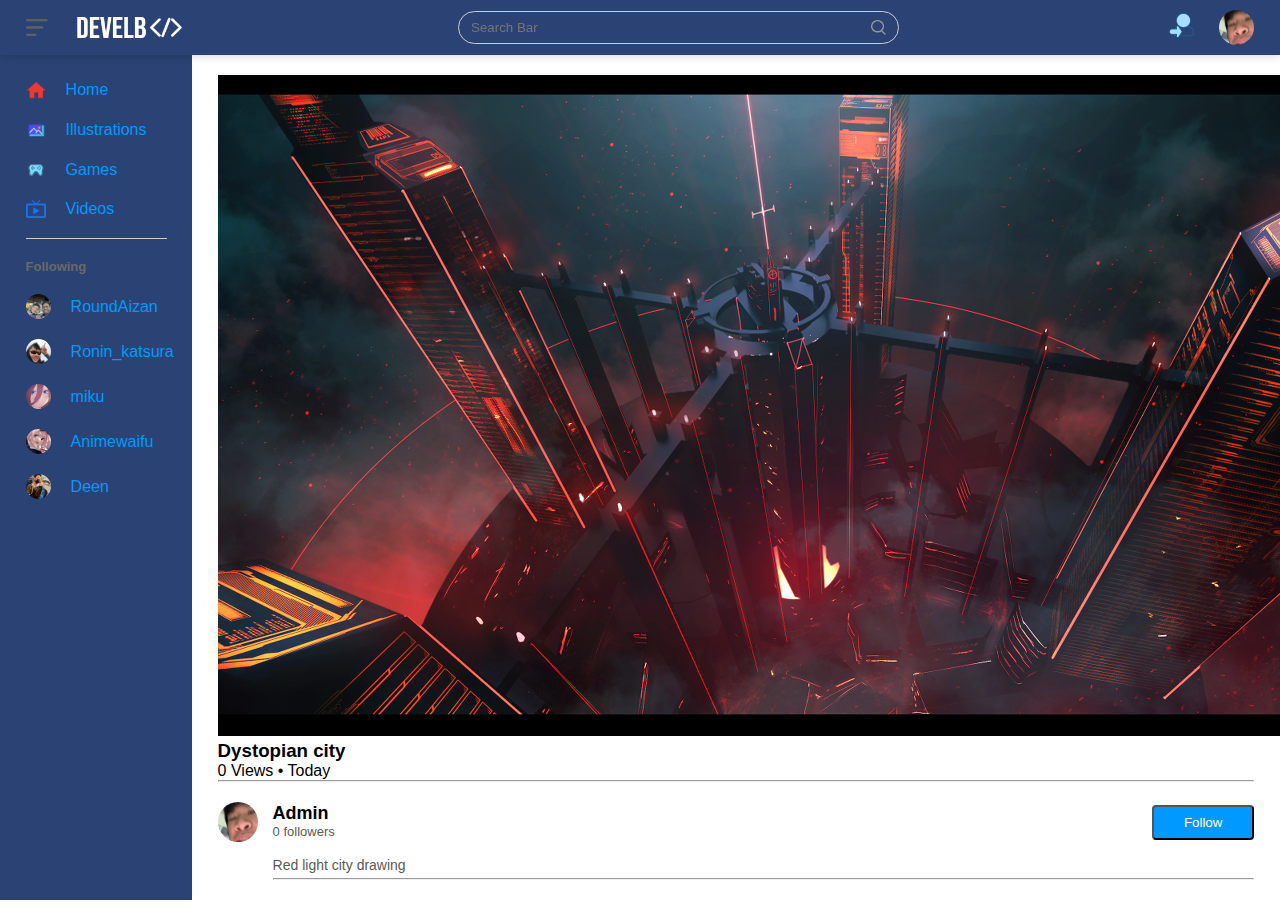
<file: artwork-display.html>
<!DOCTYPE html>
<html lang="en">
<head>
    <meta charset="UTF-8">
    <meta http-equiv="X-UA-Compatible" content="IE=edge">
    <meta name="viewport" content="width=device-width, initial-scale=1.0">
    <title>Develb</title>
    <link rel="stylesheet" href="style.css">
</head>
<body>

    <nav class="flex-div">
        <div class="navigation-left flex-div">
            <img src="images/menu.png" class="icon-men">
            <img src="images/develblogo.png" class="develblogo">
        </div>
        <div class="navigation-middle flex-div">
            <div class="search-bar flex-div">
                <input type="text" placeholder="Search Bar">
                <img src="images/search.png" class="icon-search">
            </div>
            
        
        </div>
        <div class="navigation-right flex-div">
            <a href="login-page.html" onclick="return true"><img src="images/icons8-login-50.png"></a>
            <img src="images/jmanpfp.png" class="icon-pfp">
            
        </div>
    </nav>

    <div class="sidebar">
        <div class="shortcut-links">
            <a href="index.html"><img src="images/home.png"><p>Home</p></a>
            <a href="Illustration.html"><img src="images/icons8-picture-50.png"><p>Illustrations</p></a>
            <a href=""><img src="images/icons8-game-50-2.png"><p>Games</p></a>
            <a href="Videos.html"><img src="images/watch.png"><p>Videos</p></a>
            <hr>
    </div>
    <div class="Following">
        <h3>Following</h3>
        <a href="profile-page.html"><img src="images/RoundAizan.jpg.png"><p>RoundAizan</p></a>
        <a href="profile-page.html"><img src="images/goofyahh.png"><p>Ronin_katsura</p></a>
        <a href="profile-page.html"><img src="images/miku.png"><p>miku</p></a>
        <a href="profile-page.html"><img src="images/chikapfp.png"><p>Animewaifu</p></a>
        <a href="profile-page.html"><img src="images/deen.png"><p>Deen</p></a>
    </div>
</div>
<div class="container">
    <div class="post">
        <img src="images/cityv2.png">
    </img>
    </div>
    <h3>Dystopian city</h3>
    <div class="view-video-information">
        <p>0 Views &bull; Today</p>
        <div>
            
        </div>
    </div>
    <hr>
    <div class="publisher">
        <img src="images/jmanpfp.png">
        <div>
            <p>Admin</p>
            <span>0 followers</span>
        </div>
        <button type="button">Follow</button>
    </div>
    <div class="description">
        <p>Red light city drawing</p>
        <hr>
    
    
    </div>
    
    <script src="script.js"></script>
</div>

</body>
</html>
</file>
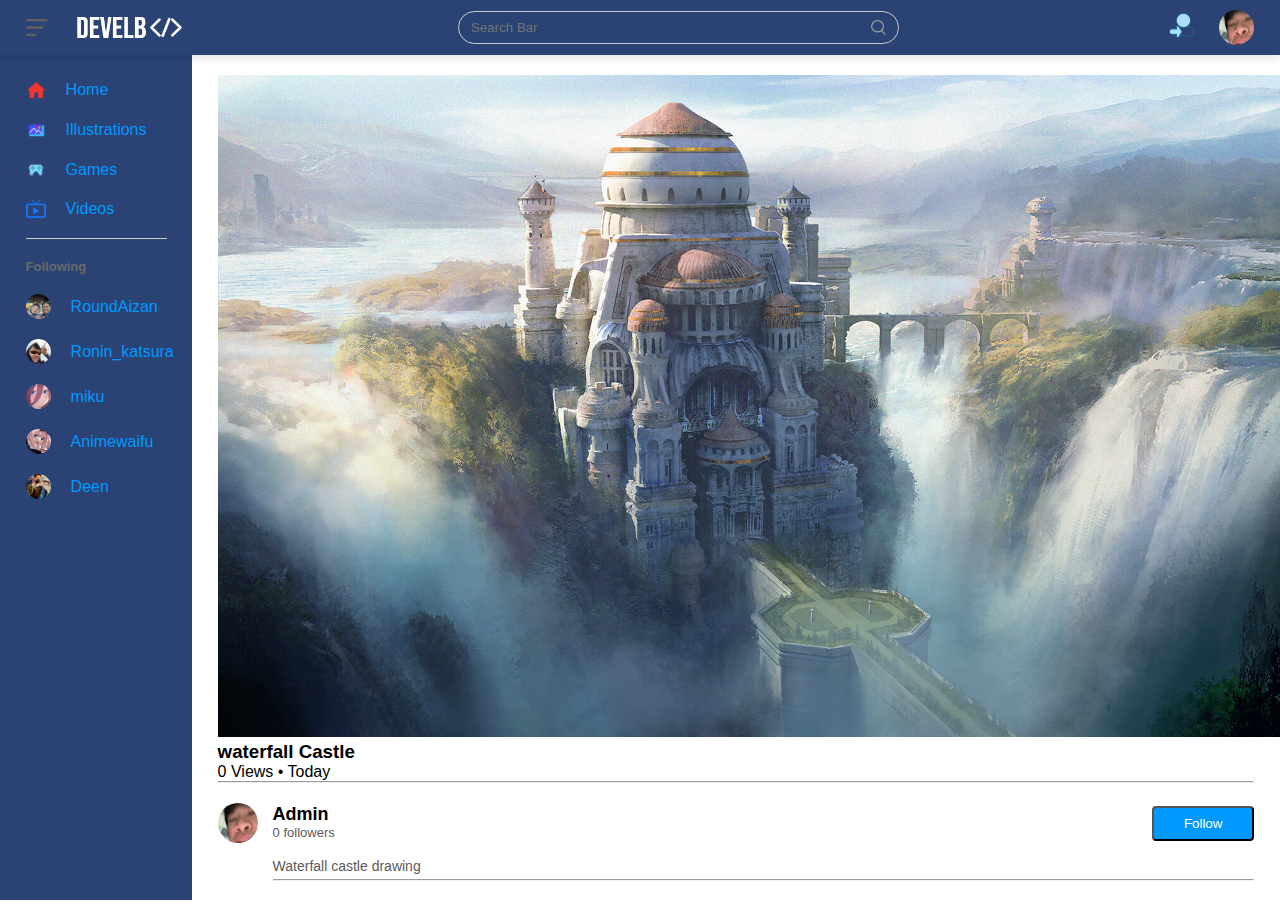
<file: artwork-display2.html>
<!DOCTYPE html>
<html lang="en">
<head>
    <meta charset="UTF-8">
    <meta http-equiv="X-UA-Compatible" content="IE=edge">
    <meta name="viewport" content="width=device-width, initial-scale=1.0">
    <title>Develb</title>
    <link rel="stylesheet" href="style.css">
</head>
<body>

    <nav class="flex-div">
        <div class="navigation-left flex-div">
            <img src="images/menu.png" class="icon-men">
            <img src="images/develblogo.png" class="develblogo">
        </div>
        <div class="navigation-middle flex-div">
            <div class="search-bar flex-div">
                <input type="text" placeholder="Search Bar">
                <img src="images/search.png" class="icon-search">
            </div>
            
        
        </div>
        <div class="navigation-right flex-div">
            <a href="login-page.html" onclick="return true"><img src="images/icons8-login-50.png"></a>
            <img src="images/jmanpfp.png" class="icon-pfp">
            
        </div>
    </nav>

    <div class="sidebar">
        <div class="shortcut-links">
            <a href="index.html"><img src="images/home.png"><p>Home</p></a>
            <a href="Illustration.html"><img src="images/icons8-picture-50.png"><p>Illustrations</p></a>
            <a href=""><img src="images/icons8-game-50-2.png"><p>Games</p></a>
            <a href="Videos.html"><img src="images/watch.png"><p>Videos</p></a>
            <hr>
    </div>
    <div class="Following">
        <h3>Following</h3>
        <a href="profile-page.html"><img src="images/RoundAizan.jpg.png"><p>RoundAizan</p></a>
        <a href="profile-page.html"><img src="images/goofyahh.png"><p>Ronin_katsura</p></a>
        <a href="profile-page.html"><img src="images/miku.png"><p>miku</p></a>
        <a href="profile-page.html"><img src="images/chikapfp.png"><p>Animewaifu</p></a>
        <a href="profile-page.html"><img src="images/deen.png"><p>Deen</p></a>
    </div>
</div>
<div class="container">
    <div class="post">
        <img src="images/castle waterfall.png">
    </img>
    </div>
    <h3>waterfall Castle</h3>
    <div class="view-video-information">
        <p>0 Views &bull; Today</p>
        <div>
            
        </div>
    </div>
    <hr>
    <div class="publisher">
        <img src="images/jmanpfp.png">
        <div>
            <p>Admin</p>
            <span>0 followers</span>
        </div>
        <button type="button">Follow</button>
    </div>
    <div class="description">
        <p>Waterfall castle drawing</p>
        <hr>
    
    
    </div>
    
    <script src="script.js"></script>
</div>

</body>
</html>
</file>
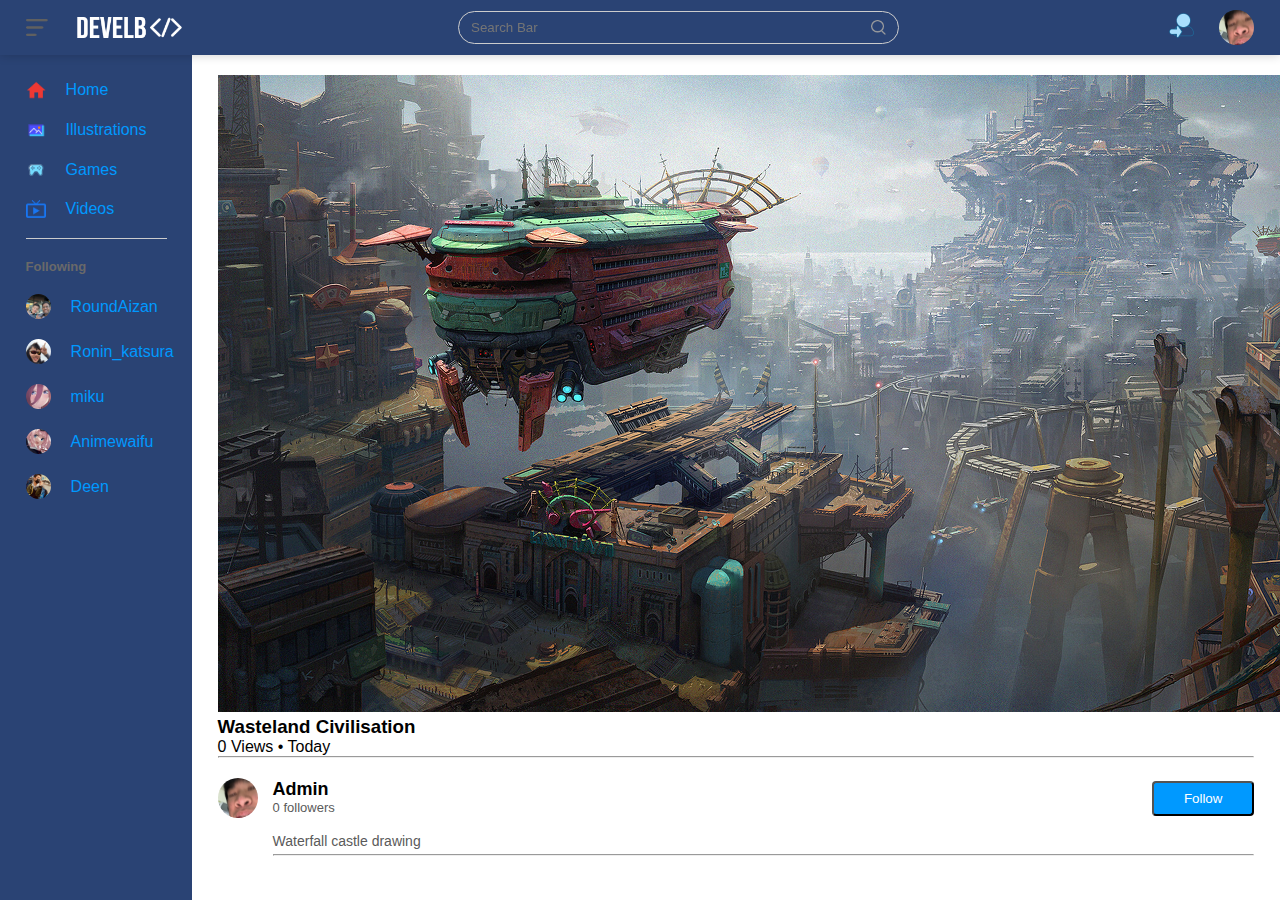
<file: artwork-display3.html>
<!DOCTYPE html>
<html lang="en">
<head>
    <meta charset="UTF-8">
    <meta http-equiv="X-UA-Compatible" content="IE=edge">
    <meta name="viewport" content="width=device-width, initial-scale=1.0">
    <title>Develb</title>
    <link rel="stylesheet" href="style.css">
</head>
<body>

    <nav class="flex-div">
        <div class="navigation-left flex-div">
            <img src="images/menu.png" class="icon-men">
            <img src="images/develblogo.png" class="develblogo">
        </div>
        <div class="navigation-middle flex-div">
            <div class="search-bar flex-div">
                <input type="text" placeholder="Search Bar">
                <img src="images/search.png" class="icon-search">
            </div>
            
        
        </div>
        <div class="navigation-right flex-div">
            <a href="login-page.html" onclick="return true"><img src="images/icons8-login-50.png"></a>
            <img src="images/jmanpfp.png" class="icon-pfp">
            
        </div>
    </nav>

    <div class="sidebar">
        <div class="shortcut-links">
            <a href="index.html"><img src="images/home.png"><p>Home</p></a>
            <a href="Illustration.html"><img src="images/icons8-picture-50.png"><p>Illustrations</p></a>
            <a href=""><img src="images/icons8-game-50-2.png"><p>Games</p></a>
            <a href="Videos.html"><img src="images/watch.png"><p>Videos</p></a>
            <hr>
    </div>
    <div class="Following">
        <h3>Following</h3>
        <a href="profile-page.html"><img src="images/RoundAizan.jpg.png"><p>RoundAizan</p></a>
        <a href="profile-page.html"><img src="images/goofyahh.png"><p>Ronin_katsura</p></a>
        <a href="profile-page.html"><img src="images/miku.png"><p>miku</p></a>
        <a href="profile-page.html"><img src="images/chikapfp.png"><p>Animewaifu</p></a>
        <a href="profile-page.html"><img src="images/deen.png"><p>Deen</p></a>
    </div>
</div>
<div class="container">
    <div class="post">
        <img src="images/wasteland city.png">
    </img>
    </div>
    <h3>Wasteland Civilisation</h3>
    <div class="view-video-information">
        <p>0 Views &bull; Today</p>
        <div>
            
        </div>
    </div>
    <hr>
    <div class="publisher">
        <img src="images/jmanpfp.png">
        <div>
            <p>Admin</p>
            <span>0 followers</span>
        </div>
        <button type="button">Follow</button>
    </div>
    <div class="description">
        <p>Waterfall castle drawing</p>
        <hr>
    
    
    </div>
    
    <script src="script.js"></script>
</div>

</body>
</html>
</file>
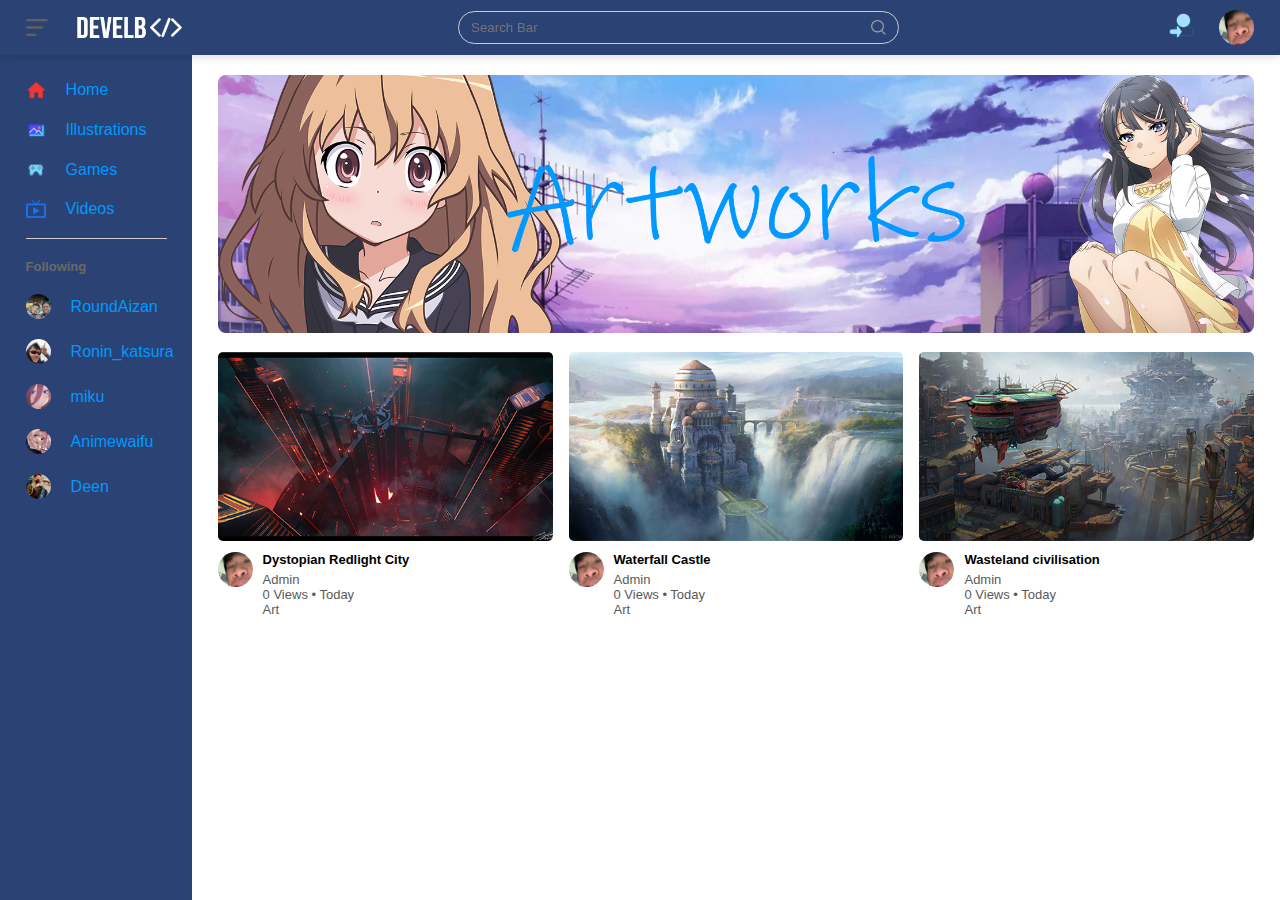
<file: Illustration.html>
<!DOCTYPE html>
<html lang="en">
<head>
    <meta charset="UTF-8">
    <meta http-equiv="X-UA-Compatible" content="IE=edge">
    <meta name="viewport" content="width=device-width, initial-scale=1.0">
    <title>Develb</title>
    <link rel="stylesheet" href="style.css">
</head>
<body>

    <nav class="flex-div">
        <div class="navigation-left flex-div">
            <img src="images/menu.png" class="icon-men">
            <img src="images/develblogo.png" class="develblogo">
        </div>
        <div class="navigation-middle flex-div">
            <div class="search-bar flex-div">
                <input type="text" placeholder="Search Bar">
                <img src="images/search.png" class="icon-search">
            </div>
            
        
        </div>
        <div class="navigation-right flex-div">
            <a href="login-page.html" onclick="return true"><img src="images/icons8-login-50.png"></a>
            <img src="images/jmanpfp.png" class="icon-pfp">
            
        </div>
    </nav>

    <div class="sidebar">
        <div class="shortcut-links">
            <a href="index.html"><img src="images/home.png"><p>Home</p></a>
            <a href="Illustration.html"><img src="images/icons8-picture-50.png"><p>Illustrations</p></a>
            <a href=""><img src="images/icons8-game-50-2.png"><p>Games</p></a>
            <a href="Videos.html"><img src="images/watch.png"><p>Videos</p></a>
            <hr>
    </div>
    <div class="Following">
        <h3>Following</h3>
        <a href="profile-page.html"><img src="images/RoundAizan.jpg.png"><p>RoundAizan</p></a>
        <a href="profile-page.html"><img src="images/goofyahh.png"><p>Ronin_katsura</p></a>
        <a href="profile-page.html"><img src="images/miku.png"><p>miku</p></a>
        <a href="profile-page.html"><img src="images/chikapfp.png"><p>Animewaifu</p></a>
        <a href="profile-page.html"><img src="images/deen.png"><p>Deen</p></a>
    </div>
</div>

<div class="container">
    <div class="banner">
        <img src="images/animebannerv2.png">
    </div>
    <div class="container_list">
        <div class="project_list">
            <a href="artwork-display.html"><img src="images/city.png" class="preview"></a>
            <div class="flex-div">
                <img src="images/jmanpfp.png">
                <div class="projectinformation">
                     <a href="artwork-display.html">Dystopian Redlight City</a>
                     <p>Admin</p>
                     <p>0 Views &bullet; Today</p>
                     <p>Art</p>
                </div> 
            </div>
        </div>
        <div class="project_list">
            <a href="artwork-display2.html"><img src="images/waterfall city.png" class="preview"></a>
            <div class="flex-div">
                <img src="images/jmanpfp.png">
                <div class="projectinformation">
                    <a href="artwork-display2.html">Waterfall Castle</a>
                    <p>Admin</p>
                    <p>0 Views &bullet; Today</p>
                    <p>Art</p>
                </div> 
            </div>
        </div>
        <div class="project_list">
            <a href="artwork-display3.html"><img src="images/wasteland.png" class="preview"></a>
            <div class="flex-div">
                <img src="images/jmanpfp.png">
                <div class="projectinformation">
                    <a href="artwork-display3.html">Wasteland civilisation</a>
                    <p>Admin</p>
                    <p>0 Views &bullet; Today</p>
                    <p>Art</p>
                </div> 
            </div>
        </div>

    </div>

<script src="script.js"></script>
</body>
</html>
</file>
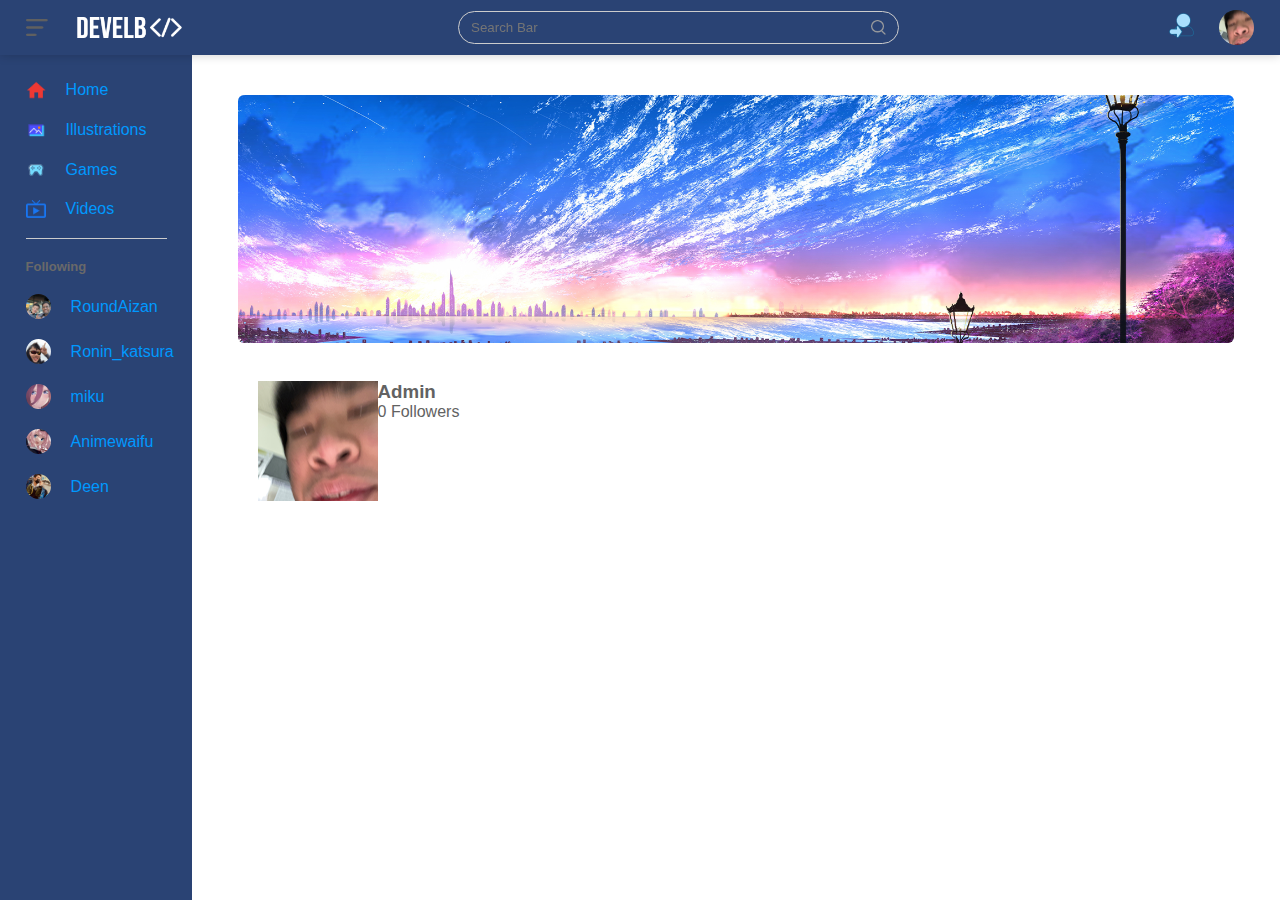
<file: profile-page.html>
<!DOCTYPE html>
<html lang="en">
<head>
    <meta charset="UTF-8">
    <meta http-equiv="X-UA-Compatible" content="IE=edge">
    <meta name="viewport" content="width=device-width, initial-scale=1.0">
    <title>Develb profile</title>
    <link rel="stylesheet" href="style.css">
</head>
<body>

    <nav class="flex-div">
        <div class="navigation-left flex-div">
            <img src="images/menu.png" class="icon-men">
            <img src="images/develblogo.png" class="develblogo">
        </div>
        <div class="navigation-middle flex-div">
            <div class="search-bar flex-div">
                <input type="text" placeholder="Search Bar">
                <img src="images/search.png" class="icon-search">
            </div>
            
        
        </div>
        <div class="navigation-right flex-div">
            <a href="login-page.html" onclick="return true"><img src="images/icons8-login-50.png"></a>
            <img src="images/jmanpfp.png" class="icon-pfp">
            
        </div>
    </nav>

    <div class="sidebar">
        <div class="shortcut-links">
            <a href="index.html"><img src="images/home.png"><p>Home</p></a>
            <a href="Illustration.html"><img src="images/icons8-picture-50.png"><p>Illustrations</p></a>
            <a href=""><img src="images/icons8-game-50-2.png"><p>Games</p></a>
            <a href="Videos.html"><img src="images/watch.png"><p>Videos</p></a>
            <hr>
    </div>
    <div class="Following">
        <h3>Following</h3>
        <a href="profile-page.html"><img src="images/RoundAizan.jpg.png"><p>RoundAizan</p></a>
        <a href="profile-page.html"><img src="images/goofyahh.png"><p>Ronin_katsura</p></a>
        <a href="profile-page.html"><img src="images/miku.png"><p>miku</p></a>
        <a href="profile-page.html"><img src="images/chikapfp.png"><p>Animewaifu</p></a>
        <a href="profile-page.html"><img src="images/deen.png"><p>Deen</p></a>
    </div>
</div>
<script src="script.js"></script>

<div class="container">
<div class="profile-container">
    <img src="images/admin profile banner.png" class="banner-img">
    <div class="profile_information">
        <div class="profile_info_left">
            <div class="profile_info_row">
                <img src="images/jmanpfp.png"> 
                <div>
                    <h3>Admin</h3>
                    <p>0 Followers</p>
                </div>
            </div>
        </div>
        <div class="profile_info_right"></div>
    </div>

</div>
</file>
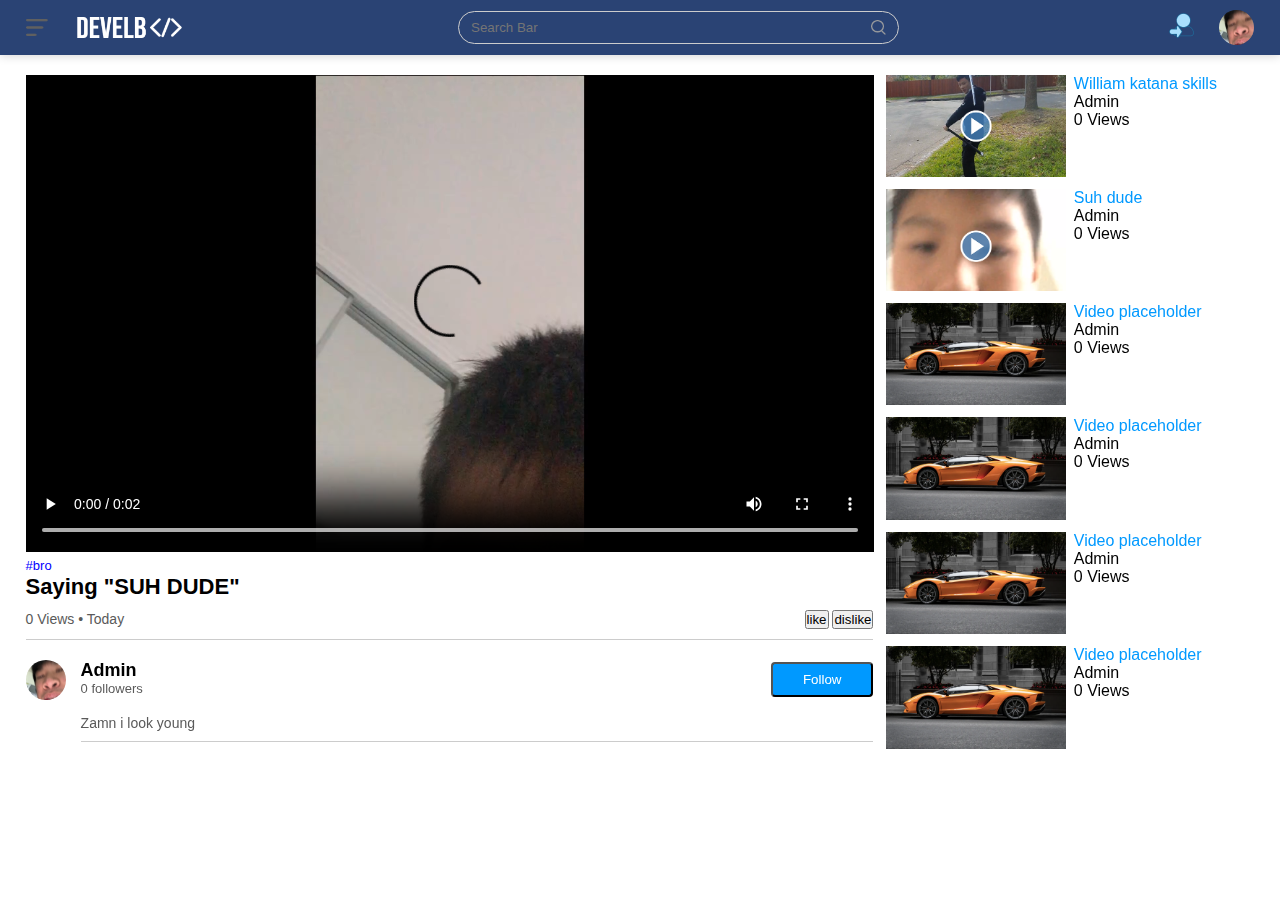
<file: video player 2.html>
<!DOCTYPE html>
<html lang="en">
<head>
    <meta charset="UTF-8">
    <meta http-equiv="X-UA-Compatible" content="IE=edge">
    <meta name="viewport" content="width=device-width, initial-scale=1.0">
    <title>Develb Video page</title>
    <link rel="stylesheet" href="style.css">
</head>
<body>
    
    <nav class="flex-div">
        <div class="navigation-left flex-div">
            <img src="images/menu.png" class="icon-men">
            <img src="images/develblogo.png" class="develblogo">
        </div>
        <div class="navigation-middle flex-div">
            <div class="search-bar flex-div">
                <input type="text" placeholder="Search Bar">
                <img src="images/search.png" class="icon-search">
            </div>
            
        
        </div>
        <div class="navigation-right flex-div">
            <a href="login-page.html" onclick="return true"><img src="images/icons8-login-50.png"></a>
            <img src="images/jmanpfp.png" class="icon-pfp">
            
        </div>
    </nav>

<div class="container play-container">
    <div class="row">
        <div class="view-video">
            <video controls autoplay>
                <source src="images/Skype_Video_AdobeExpress.mp4" type="video/mp4">
            </video>
            <div class="tags">
                <a href="">#bro</a> 
            </div>
            <h3>Saying "SUH DUDE"</h3>
            <div class="view-video-information">
                <p>0 Views &bull; Today</p>
                <div>
                    <button onclick="clickCounter()" type="button">like</button>
                    <button onclick="clickCounter()" type="button">dislike</button>
                </div>
            </div>
            <hr>
            <div class="publisher">
                <img src="images/jmanpfp.png">
                <div>
                    <p>Admin</p>
                    <span>0 followers</span>
                </div>
                <button type="button">Follow</button>
            </div>
            <div class="description">
                <p>Zamn i look young</p>
                <hr>
            
            
            </div>
        </div>
        <div class="right-sidebar">
            
            <div class="side-video-list">
                <a href="video player.html" class="mini-preview"><img src="images/katanathumbnail4.png">
                <div class="vidinformation">
                    <a href="">William katana skills</a>
                    <p>Admin</p>
                    <p>0 Views</p>
                </div>
            </div>
            <div class="side-video-list">
                <a href="video player 2.html" class="mini-preview"><img src="images/suhdudethumbnail.png">
                <div class="vidinformation">
                    <a href="">Suh dude</a>
                    <p>Admin</p>
                    <p>0 Views</p>
                </div>
            </div>
            <div class="side-video-list">
                <a href="" class="mini-preview"><img src="images/thumbnail6.png">
                <div class="vidinformation">
                    <a href="">Video placeholder</a>
                    <p>Admin</p>
                    <p>0 Views</p>
                </div>
            </div>
            <div class="side-video-list">
                <a href="" class="mini-preview"><img src="images/thumbnail6.png">
                <div class="vidinformation">
                    <a href="">Video placeholder</a>
                    <p>Admin</p>
                    <p>0 Views</p>
                </div>
            </div>
            <div class="side-video-list">
                <a href="" class="mini-preview"><img src="images/thumbnail6.png">
                <div class="vidinformation">
                    <a href="">Video placeholder</a>
                    <p>Admin</p>
                    <p>0 Views</p>
                </div>
            </div>
            <div class="side-video-list">
                <a href="" class="mini-preview"><img src="images/thumbnail6.png">
                <div class="vidinformation">
                    <a href="">Video placeholder</a>
                    <p>Admin</p>
                    <p>0 Views</p>
                </div>
            </div>
    
        </div>
    </div>
</div>


</body>
</html>
</file>
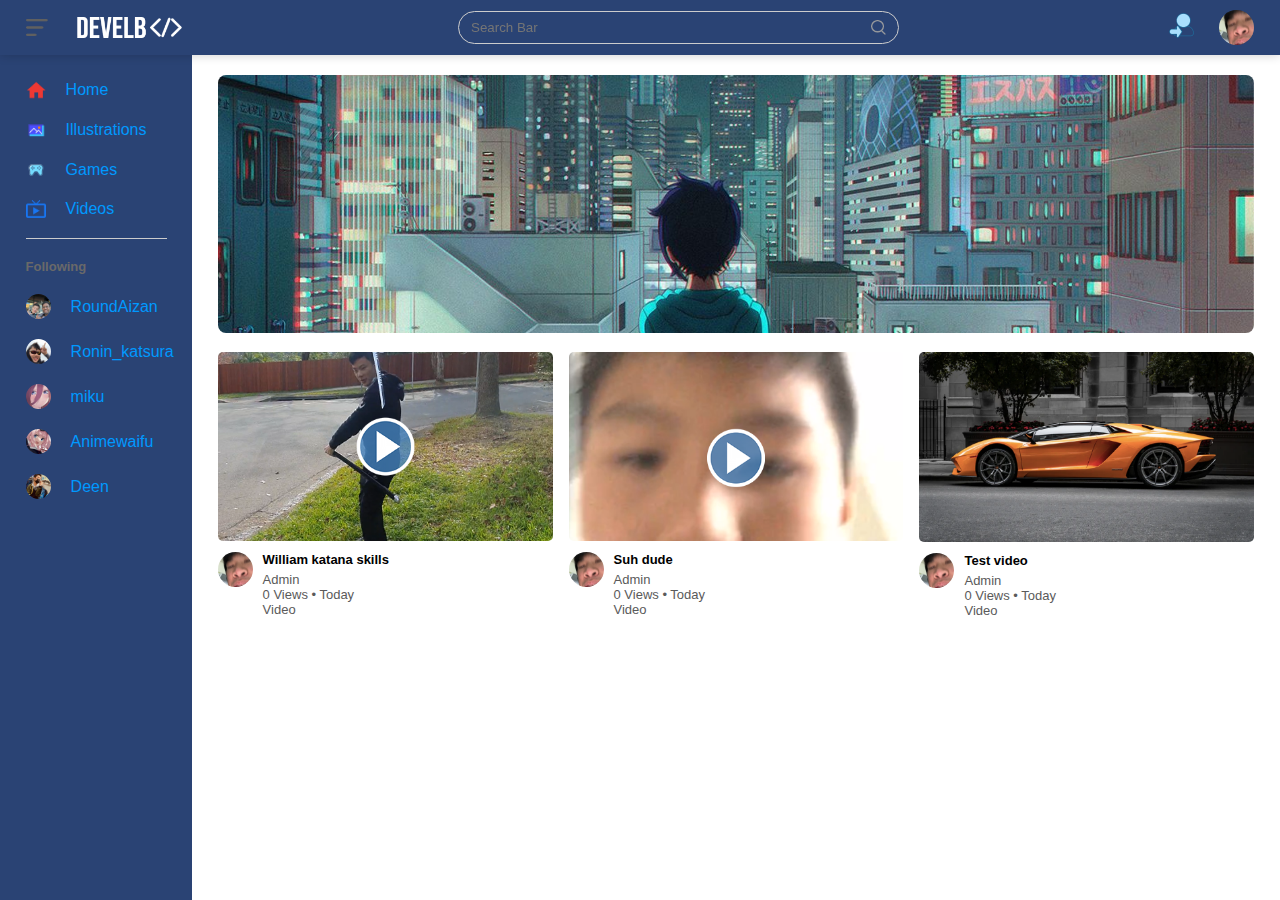
<file: Videos.html>
<!DOCTYPE html>
<html lang="en">
<head>
    <meta charset="UTF-8">
    <meta http-equiv="X-UA-Compatible" content="IE=edge">
    <meta name="viewport" content="width=device-width, initial-scale=1.0">
    <title>Develb</title>
    <link rel="stylesheet" href="style.css">
</head>
<body>

    <nav class="flex-div">
        <div class="navigation-left flex-div">
            <img src="images/menu.png" class="icon-men">
            <img src="images/develblogo.png" class="develblogo">
        </div>
        <div class="navigation-middle flex-div">
            <div class="search-bar flex-div">
                <input type="text" placeholder="Search Bar">
                <img src="images/search.png" class="icon-search">
            </div>
            
        
        </div>
        <div class="navigation-right flex-div">
            <a href="login-page.html" onclick="return true"><img src="images/icons8-login-50.png"></a>
            <img src="images/jmanpfp.png" class="icon-pfp">
            
        </div>
    </nav>

    <div class="sidebar">
        <div class="shortcut-links">
            <a href="index.html"><img src="images/home.png"><p>Home</p></a>
            <a href="Illustration.html"><img src="images/icons8-picture-50.png"><p>Illustrations</p></a>
            <a href=""><img src="images/icons8-game-50-2.png"><p>Games</p></a>
            <a href="Videos.html"><img src="images/watch.png"><p>Videos</p></a>
            <hr>
    </div>
    <div class="Following">
        <h3>Following</h3>
        <a href="profile-page.html"><img src="images/RoundAizan.jpg.png"><p>RoundAizan</p></a>
        <a href="profile-page.html"><img src="images/goofyahh.png"><p>Ronin_katsura</p></a>
        <a href="profile-page.html"><img src="images/miku.png"><p>miku</p></a>
        <a href="profile-page.html"><img src="images/chikapfp.png"><p>Animewaifu</p></a>
        <a href="profile-page.html"><img src="images/deen.png"><p>Deen</p></a>
    </div>
</div>

<div class="container">
    <div class="banner">
        <img src="images/videobanner.png">
    </div>
    <div class="container_list">
        <div class="project_list">
            <a href="video player.html"><img src="images/katanathumbnail4.png" class="preview"></a>
            <div class="flex-div">
                <img src="images/jmanpfp.png">
                <div class="projectinformation">
                    <a href="">William katana skills</a>
                    <p>Admin</p>
                    <p>0 Views &bullet; Today</p>
                    <p>Video</p>
                </div> 
            </div>
        </div>
        <div class="project_list">
            <a href="video player 2.html"><img src="images/suhdudethumbnail.png" class="preview"></a>
            <div class="flex-div">
                <img src="images/jmanpfp.png">
                <div class="projectinformation">
                    <a href="">Suh dude</a>
                    <p>Admin</p>
                    <p>0 Views &bullet; Today</p>
                    <p>Video</p>
                </div> 
            </div>
        </div>
        <div class="project_list">
            <a href="video player.html"><img src="images/thumbnail6.png" class="preview"></a>
            <div class="flex-div">
                <img src="images/jmanpfp.png">
                <div class="projectinformation">
                    <a href="">Test video</a>
                    <p>Admin</p>
                    <p>0 Views &bullet; Today</p>
                    <p>Video</p>
                </div> 
            </div>
        </div>
        
    </div>

<script src="script.js"></script>
</body>
</html>
</file>
<file: style.css>
*{
    margin: 0;
    padding: 0;
    font-family: 'poppins', sans-serif;
    box-sizing: border-box;
}
a{
    text-decoration: none;
    color: #0099ff;
}
img{
    cursor: pointer;
}
.flex-div{
    display: flex;
    align-items: center;
}
nav{
    padding: 10px 2%;
    justify-content: space-between;
    box-shadow: 0 0 10px rgba(0, 0, 0, 0.2);
    background: #2a4374;
    position: sticky;
    top: 0;
    z-index: 10;


}
.navigation-right img{
    width: 25px;
    margin-right: 25px;

}
.navigation-right .icon-pfp{
    width: 35px;
    border-radius: 50%;
    margin-right: 0;
}
.navigation-left .icon-men{
    width: 22px;
    margin-right: 25px;
}
.navigation-left .develblogo{
    width: 130px;
}
.navigation-middle .icon-search{
    width: 16px;
}
.navigation-middle .search-bar{
    border: 1px solid #ccc;
    margin-right: 15px;
    padding: 8px 12px;
    border-radius: 25px; 
}
.navigation-middle .search-bar input{
    width: 400px;
    border: 0;
    outline: 0;
    background: transparent;
}
.navigation-middle .search-bar img{
    width: 15px;

}
.sidebar{
    background:#2a4374;
    width: 15%;
    height: 100vh;
    position: fixed;
    top: 0;
    padding-left: 2%;
    padding-top: 80px;
}
.shortcut-links a img{
    width: 20px;
    margin-right: 20px;
}
.shortcut-links a{
    display: flex;
    align-items: center;
    margin-bottom: 20px;
    width: fit-content;
    flex-wrap: wrap;
}
.shortcut-links a:first-child{
    color: #0099ff;
}
.sidebar hr{
    border: 0;
    height: 1px;
    background: #ccc;
    width: 85%;
}
.Following h3{  
    font-size: 13px;
    margin: 20px 0;
    color: #696969;
}
.Following a{
    display: flex;
    align-items: center;
    margin-bottom: 20px;
    width: fit-content;
    flex-wrap: wrap;
}
.Following a img{
    width: 25px;
    border-radius: 50%;
    margin-right: 20px;
}
.small-sidebar{
   width: 5%;
}
.small-sidebar a p{
    display: none;
}
.small-sidebar h3{
    display: none;
}
.small-sidebar hr{
    width: 50%;
    margin-bottom: 25px;
}

.container{
    background: #fff;
    padding-left: 17%;
    padding-right: 2%;
    padding-top: 20px;
    padding-bottom: 20px;
}
.large-container{
    padding-left: 7%;
}
.banner{
    width: 100%;
}
.banner img{
    width: 100%;
    border-radius: 8px;
}
.container_list{
    display: grid;
    grid-template-columns: repeat(auto-fit, minmax(250px, 1fr));
    grid-column-gap: 16px;
    grid-row-gap: 30px;
    margin-top: 15px;
}
.project_list .preview{
    width: 100%;
    border-radius: 5px;
}
.project_list .flex-div{
    align-items: flex-start;
    margin-top: 7px;
}
.project_list .flex-div img{
    width: 35px;
    margin-right: 10px;
    border-radius: 50%;
}
.projectinformation{
    color: #5a5a5a;
    font-size: 13px;
}
.projectinformation a{
    color: #000;
    font-weight: 600;
    display: block;
    margin-bottom: 5px;
}

/*---------------- video display ----------------*/
.play-container{
    padding-left: 2%;
}
.row{
    display: flex;
    justify-content: space-between;
    flex-wrap: wrap;
}
.view-video{
    flex-basis: 69%;
}
.right-sidebar{
    flex-basis: 30%;
}
.view-video video{
    width: 100%;
}
.side-video-list{
    display: flex;
    justify-content: space-between;
    margin-bottom: 8px;
}
.side-video-list img{
    width: 100%;
}
.side-video-list .mini-preview{
    flex-basis: 49%;
}
.side-video-list .vidinformation{
    flex-basis: 49%;
}
.view-video .tags a{
    color: #0000ff;
    font-size: 13px;
}
.view-video h3{
    font-weight: 600;
    font-size: 22px;
}
.view-video .view-video-information{
    display: flex;
    align-items: center;
    justify-content: space-between;
    flex-wrap: wrap;
    margin-top: 10px;
    font-size: 14px;
    color: #5a5a5a;
}
.view-video .view-video-information a img{
    width: 20px;
    margin-right: 8px;
}
.view-video .view-video-information a{
    display: inline-flex;
    align-items: center;
    margin-left: 15px;
}
.view-video hr{
    border: 0;
    height: 1px;
    background: #ccc;
    margin: 10px 0;
}
.publisher{
    display: flex;  
    align-items: center;
    margin-top: 20px;
}
.publisher div{
    flex: 1;
    line-height: 18px;
}
.publisher img{
    width: 40px;
    border-radius: 50%;
    margin-right: 15px;
}
.publisher div p{
    color: #000;
    font-weight: 600;
    font-size: 18px;
}
.publisher div span{
    font-size: 13px;
    color: #5a5a5a;
}
.publisher button{
    background: #0099ff;
    color: #fff;
    padding: 8px 30px;
    border-radius: 4px;
    cursor: pointer;
}
.description{
    padding-left: 55px;
    margin: 15px 0;
}
.description p{
    font-size: 14px;
    margin-bottom: 5px;
    color: #5a5a5a;
}
/*------------------Artwork display(unfinished)------------------*/
.post{
    width: 100%;

}
/*------------------Login page----------------------*/
.body{
    margin: 0;
    padding: 0;
    font-family: 'Courier New', Courier, monospace;
    background-image: url('loginpagebg.png');
    background-position: center;
    background-size: cover;
    position: absolute;
}
.Formbox{
    width: 380px;
    height: 480px;
    position: relative;
    margin: 6% auto;
    background: #fff;
}
/*--------------Profile page---------------*/
.profile-container{
    padding: 20px;
    color: #626262;
}
.banner-img{
    width: 100%;
    border-radius: 6px;
    margin-bottom: 14px;
}
.profile_information{
    background: #fff;
    padding: 20px;
    border-radius: 4px;
    display: flex;
    align-items: flex-start;
    justify-content: space-between;
}
.profile_info_row{
    display: flex;
    align-items: flex-start;
}
.profile_IMAGE
</file>
